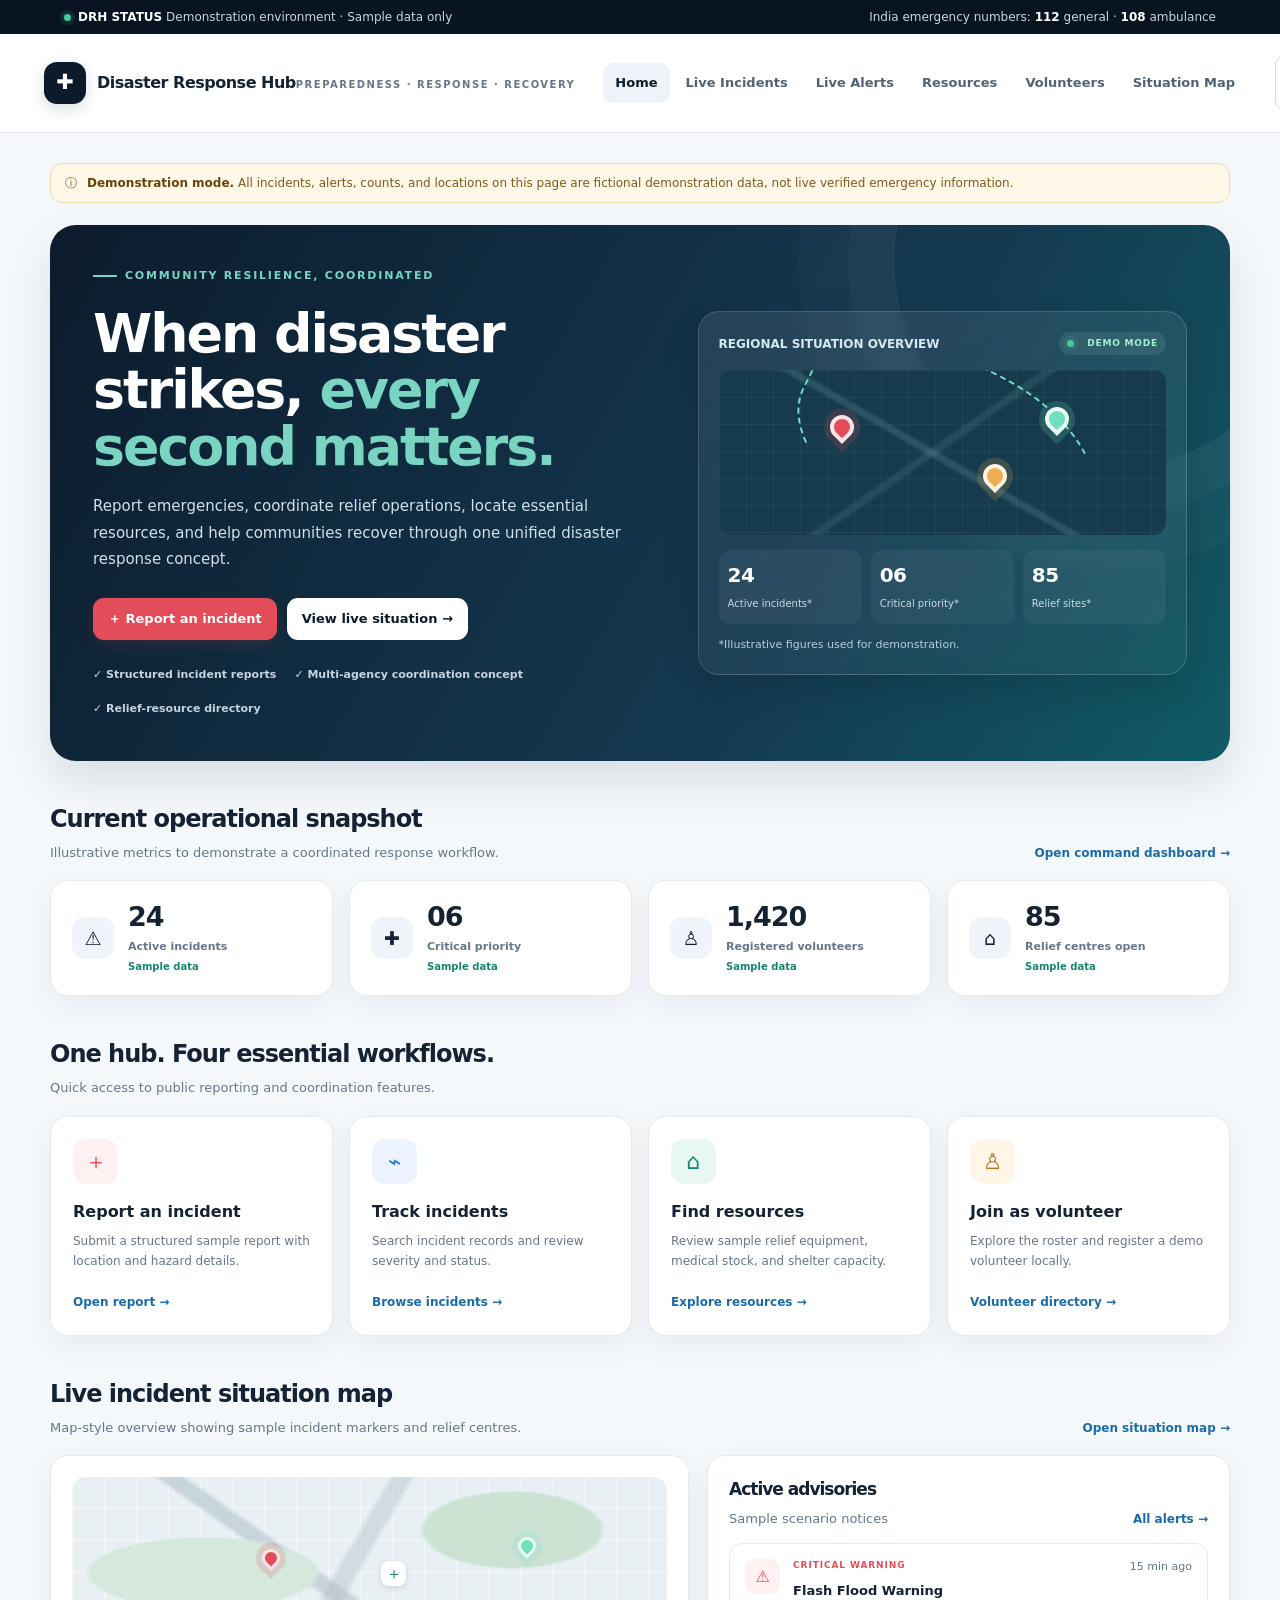
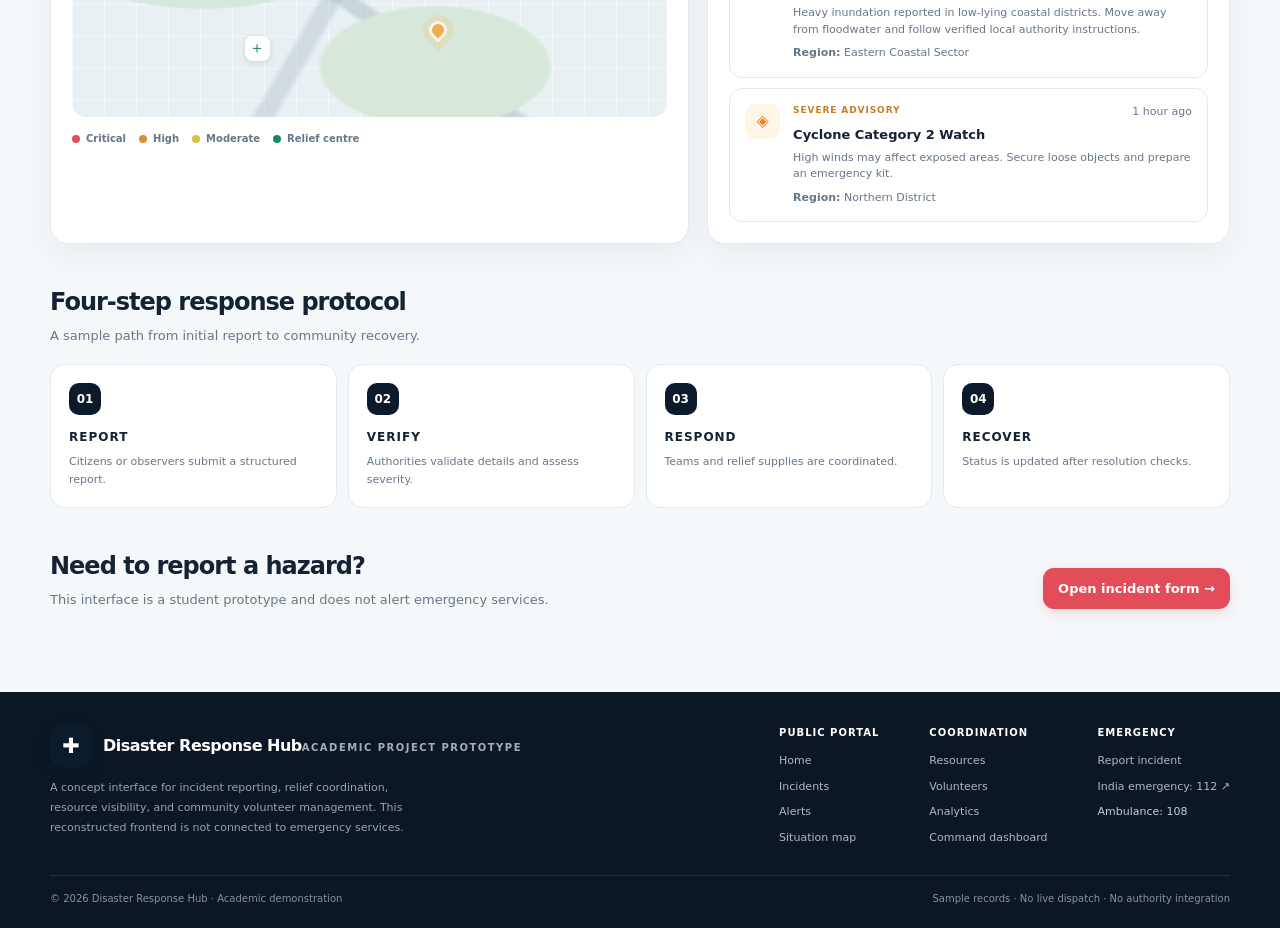
<file: index.html>
<!doctype html>
<html lang="en">
<head>
  <meta charset="utf-8">
  <meta name="viewport" content="width=device-width, initial-scale=1">
  <meta name="theme-color" content="#0c1b2c">
  <meta name="description" content="Disaster Response Hub academic frontend demonstration for incident reporting, alerts, resources, volunteers, and coordination.">
  <title>Disaster Response Hub</title>
  <link rel="stylesheet" href="styles.css">
  <script defer src="app.js"></script>
</head>
<body data-page="index">
  <div id="app"><div style="padding:40px;font-family:system-ui">Loading Disaster Response Hub…</div></div>
</body>
</html>
</file>
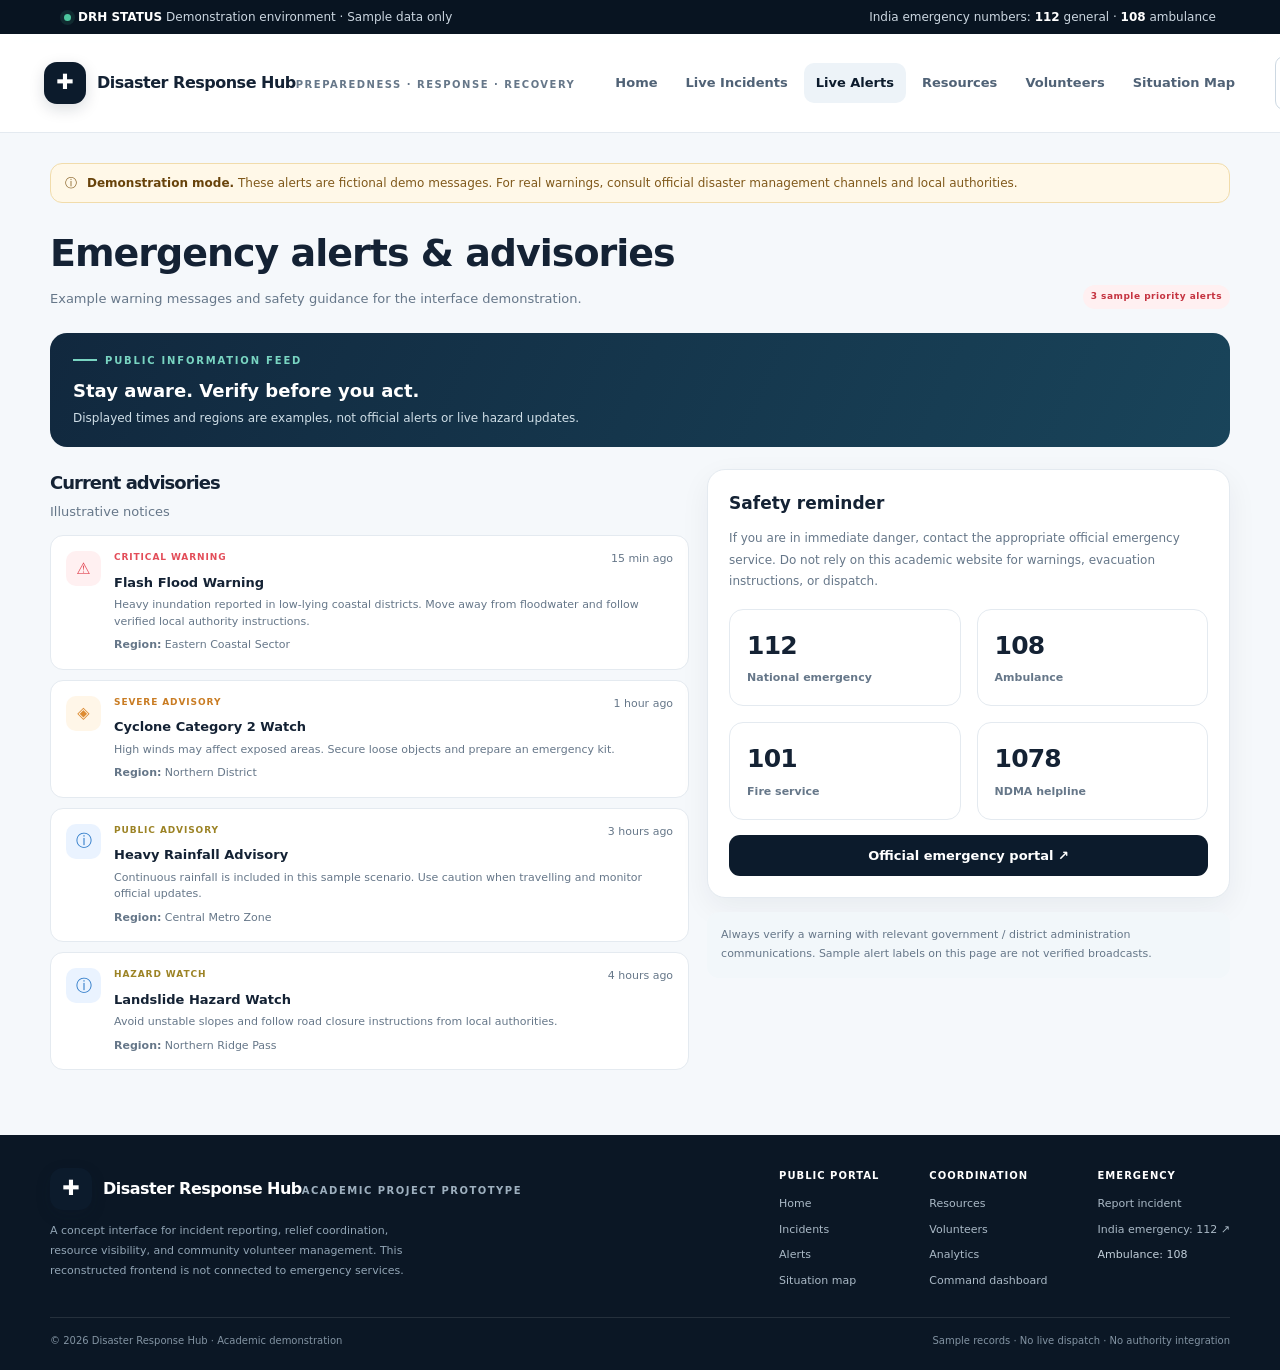
<file: alerts.html>
<!doctype html>
<html lang="en">
<head>
  <meta charset="utf-8">
  <meta name="viewport" content="width=device-width, initial-scale=1">
  <meta name="theme-color" content="#0c1b2c">
  <meta name="description" content="Disaster Response Hub academic frontend demonstration for incident reporting, alerts, resources, volunteers, and coordination.">
  <title>Disaster Response Hub</title>
  <link rel="stylesheet" href="styles.css">
  <script defer src="app.js"></script>
</head>
<body data-page="alerts">
  <div id="app"><div style="padding:40px;font-family:system-ui">Loading Disaster Response Hub…</div></div>
</body>
</html>
</file>
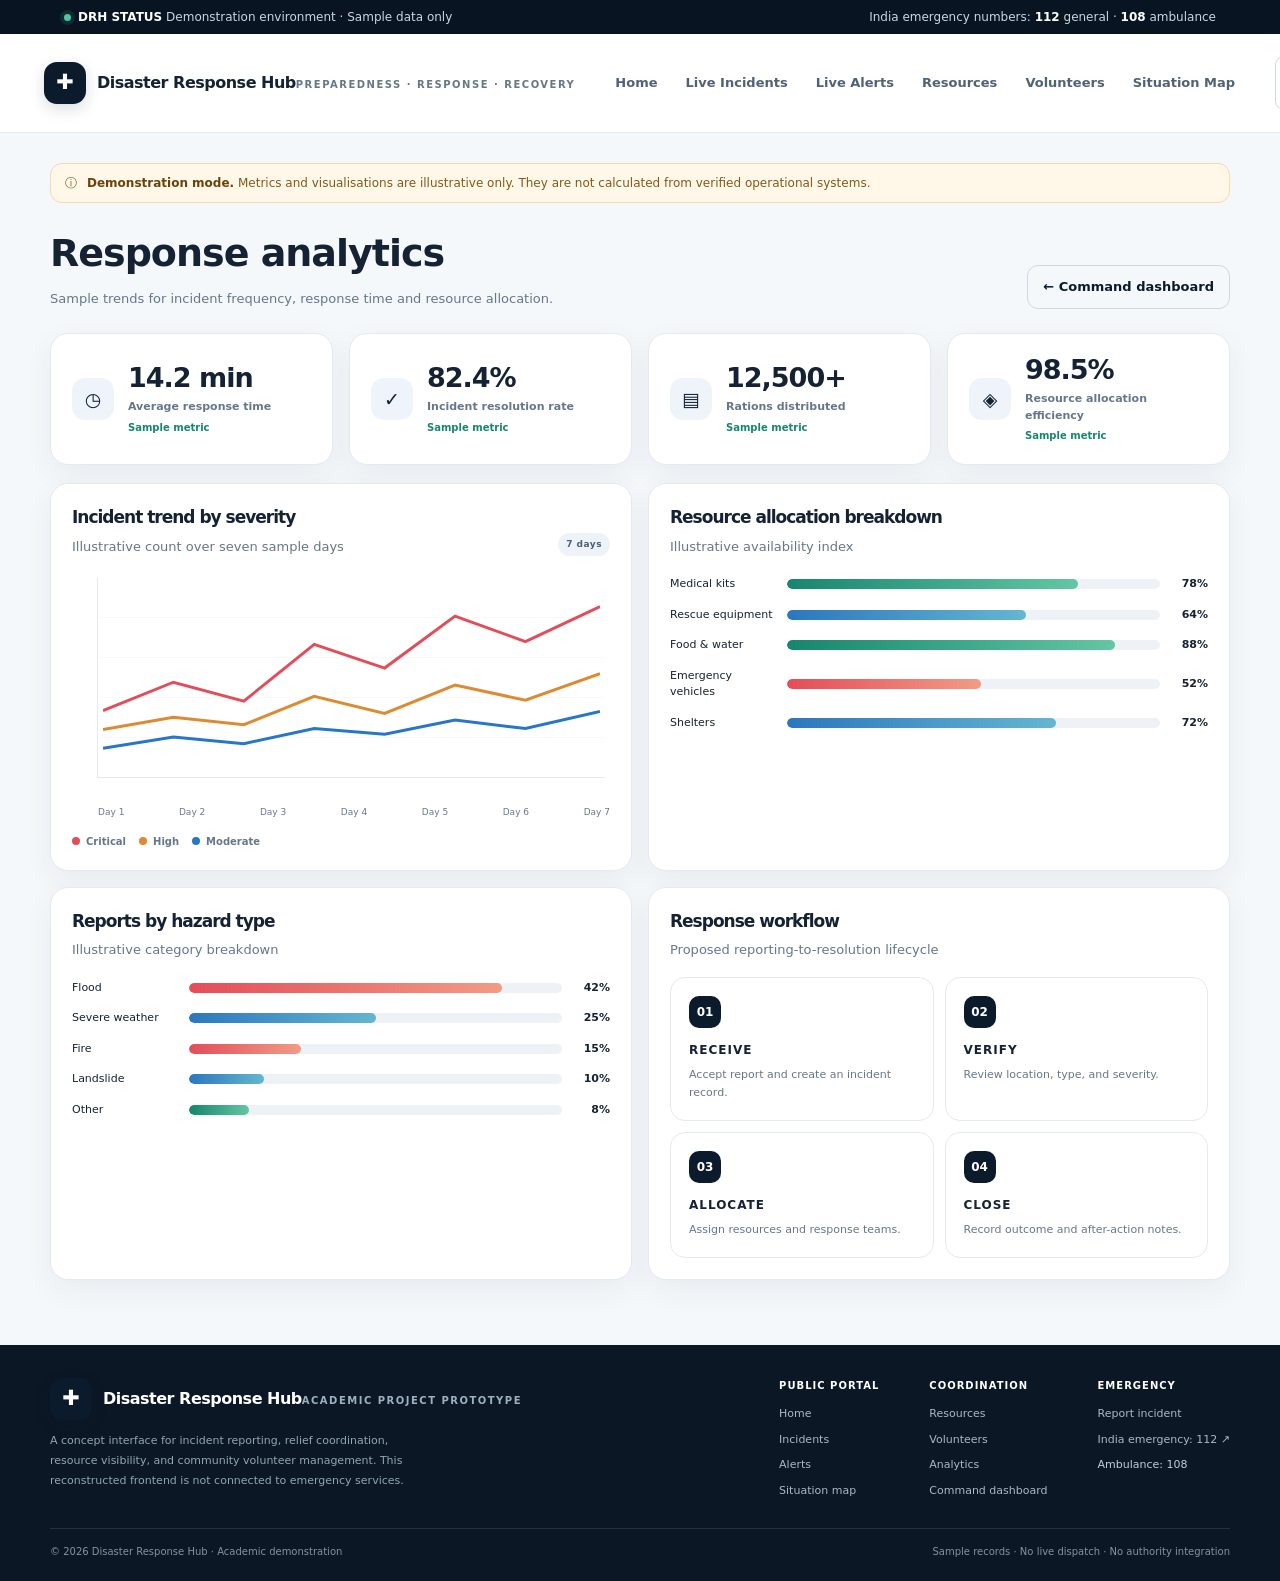
<file: analytics.html>
<!doctype html>
<html lang="en">
<head>
  <meta charset="utf-8">
  <meta name="viewport" content="width=device-width, initial-scale=1">
  <meta name="theme-color" content="#0c1b2c">
  <meta name="description" content="Disaster Response Hub academic frontend demonstration for incident reporting, alerts, resources, volunteers, and coordination.">
  <title>Disaster Response Hub</title>
  <link rel="stylesheet" href="styles.css">
  <script defer src="app.js"></script>
</head>
<body data-page="analytics">
  <div id="app"><div style="padding:40px;font-family:system-ui">Loading Disaster Response Hub…</div></div>
</body>
</html>
</file>
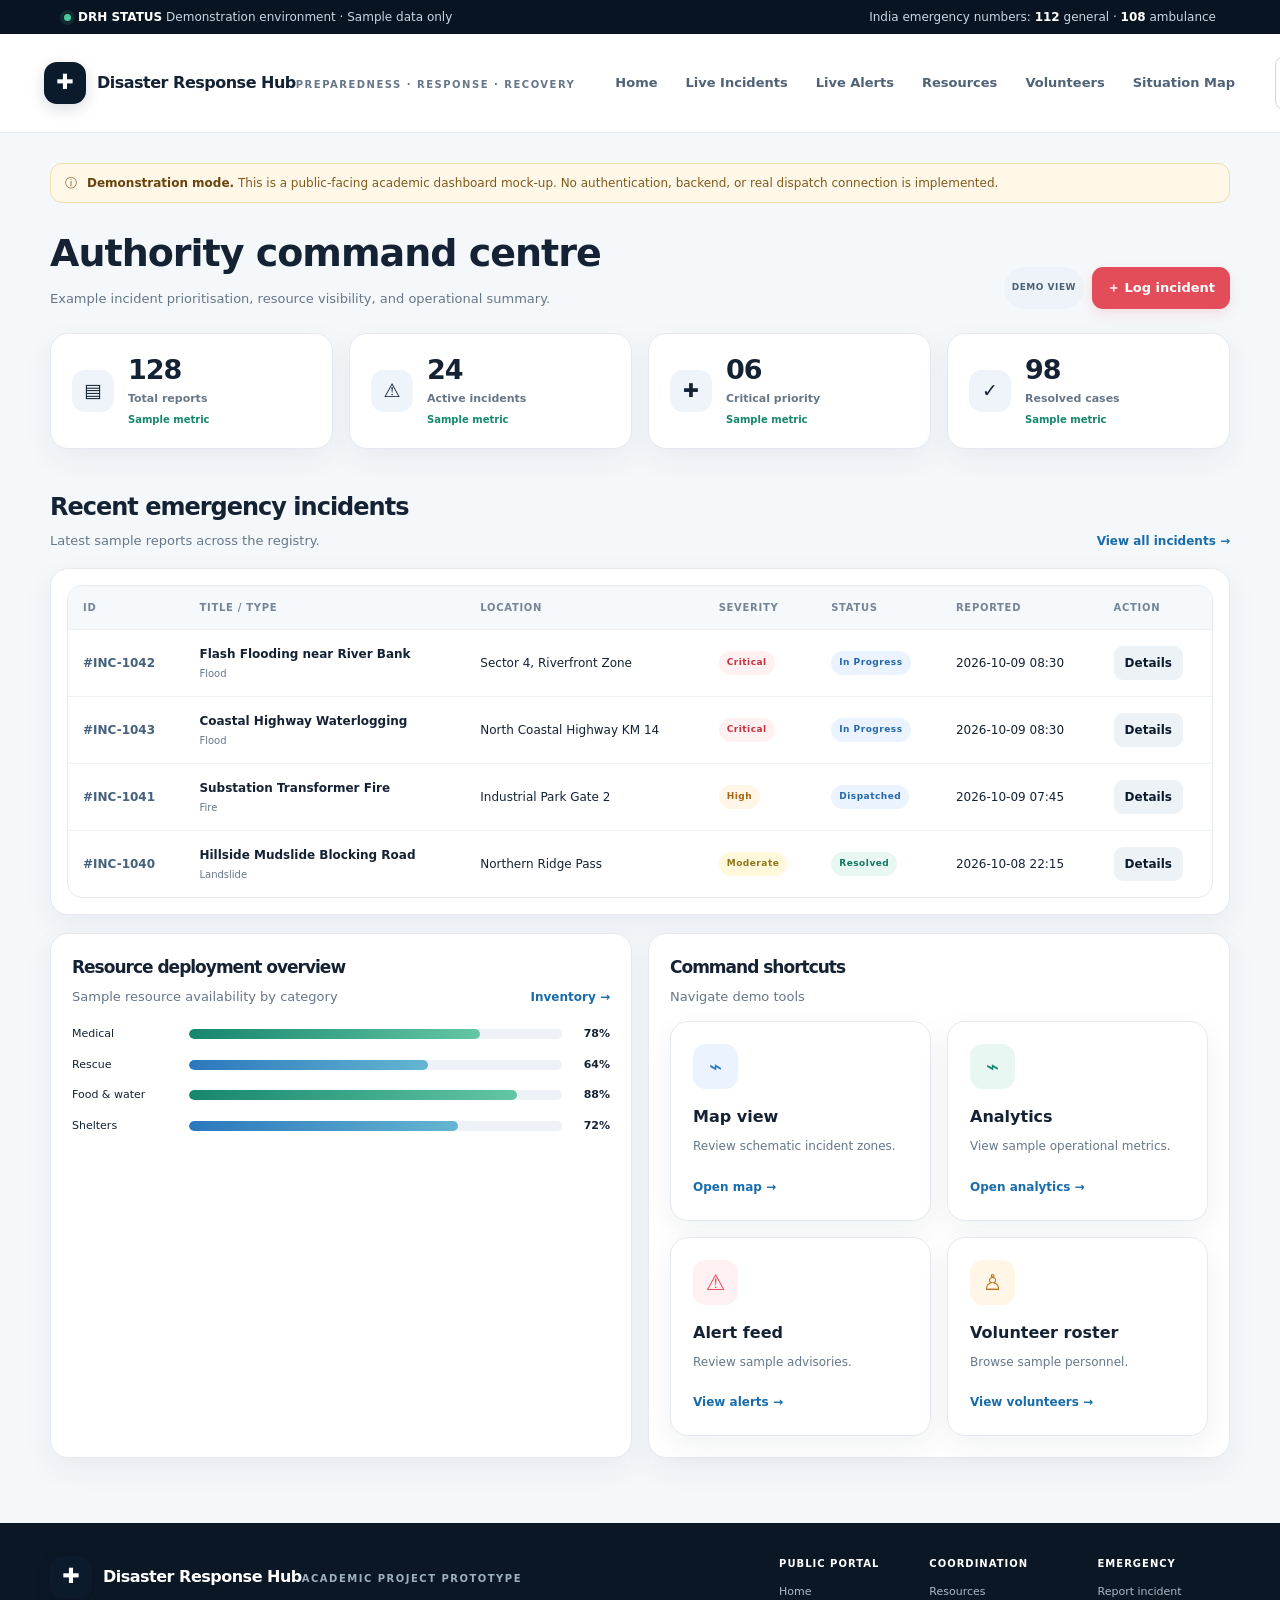
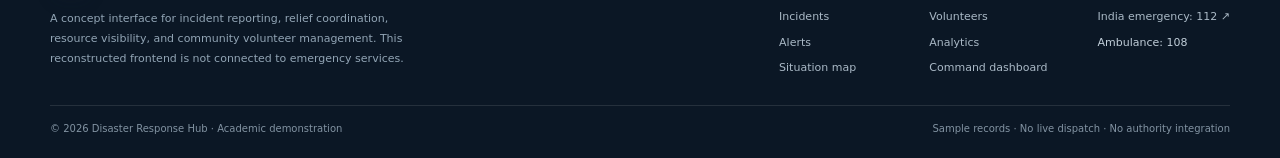
<file: dashboard.html>
<!doctype html>
<html lang="en">
<head>
  <meta charset="utf-8">
  <meta name="viewport" content="width=device-width, initial-scale=1">
  <meta name="theme-color" content="#0c1b2c">
  <meta name="description" content="Disaster Response Hub academic frontend demonstration for incident reporting, alerts, resources, volunteers, and coordination.">
  <title>Disaster Response Hub</title>
  <link rel="stylesheet" href="styles.css">
  <script defer src="app.js"></script>
</head>
<body data-page="dashboard">
  <div id="app"><div style="padding:40px;font-family:system-ui">Loading Disaster Response Hub…</div></div>
</body>
</html>
</file>
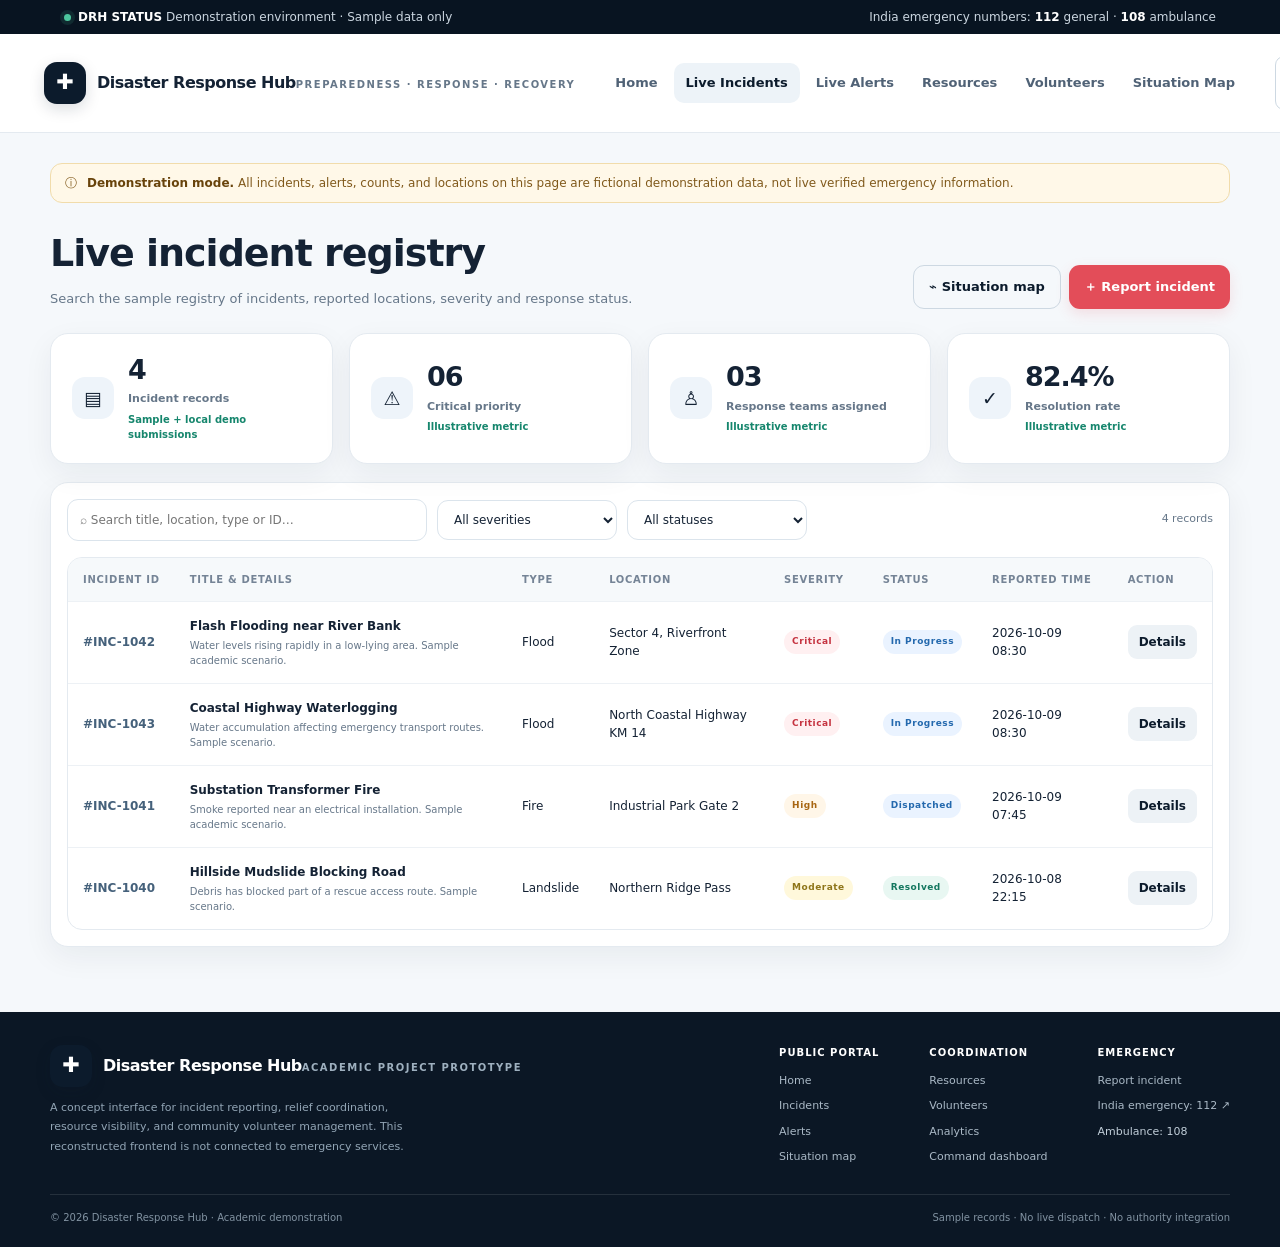
<file: incidents.html>
<!doctype html>
<html lang="en">
<head>
  <meta charset="utf-8">
  <meta name="viewport" content="width=device-width, initial-scale=1">
  <meta name="theme-color" content="#0c1b2c">
  <meta name="description" content="Disaster Response Hub academic frontend demonstration for incident reporting, alerts, resources, volunteers, and coordination.">
  <title>Disaster Response Hub</title>
  <link rel="stylesheet" href="styles.css">
  <script defer src="app.js"></script>
</head>
<body data-page="incidents">
  <div id="app"><div style="padding:40px;font-family:system-ui">Loading Disaster Response Hub…</div></div>
</body>
</html>
</file>
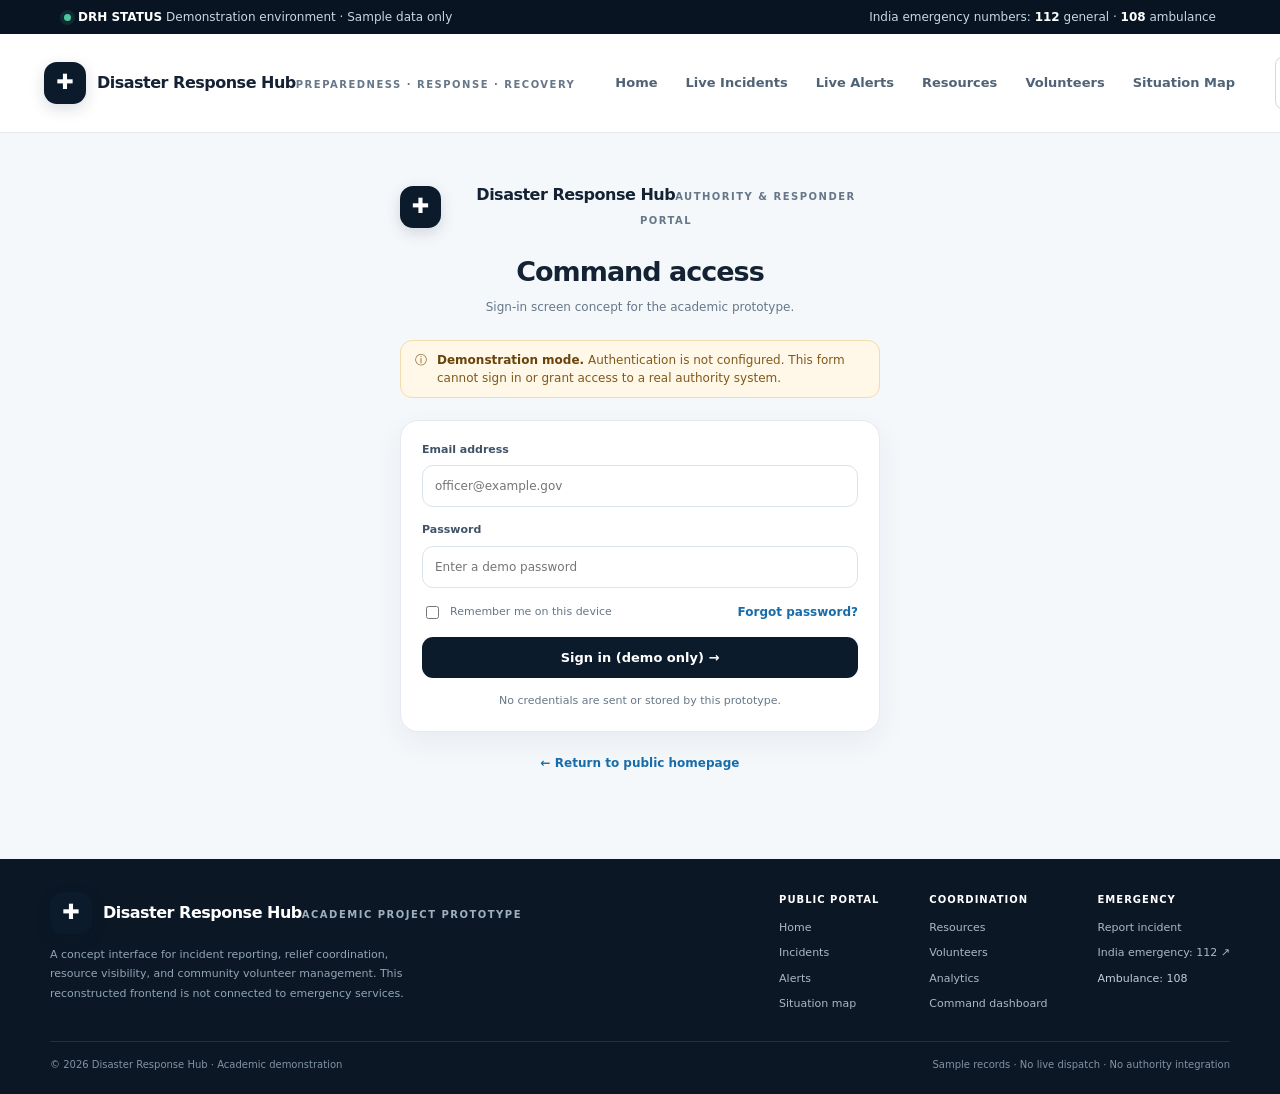
<file: login.html>
<!doctype html>
<html lang="en">
<head>
  <meta charset="utf-8">
  <meta name="viewport" content="width=device-width, initial-scale=1">
  <meta name="theme-color" content="#0c1b2c">
  <meta name="description" content="Disaster Response Hub academic frontend demonstration for incident reporting, alerts, resources, volunteers, and coordination.">
  <title>Disaster Response Hub</title>
  <link rel="stylesheet" href="styles.css">
  <script defer src="app.js"></script>
</head>
<body data-page="login">
  <div id="app"><div style="padding:40px;font-family:system-ui">Loading Disaster Response Hub…</div></div>
</body>
</html>
</file>
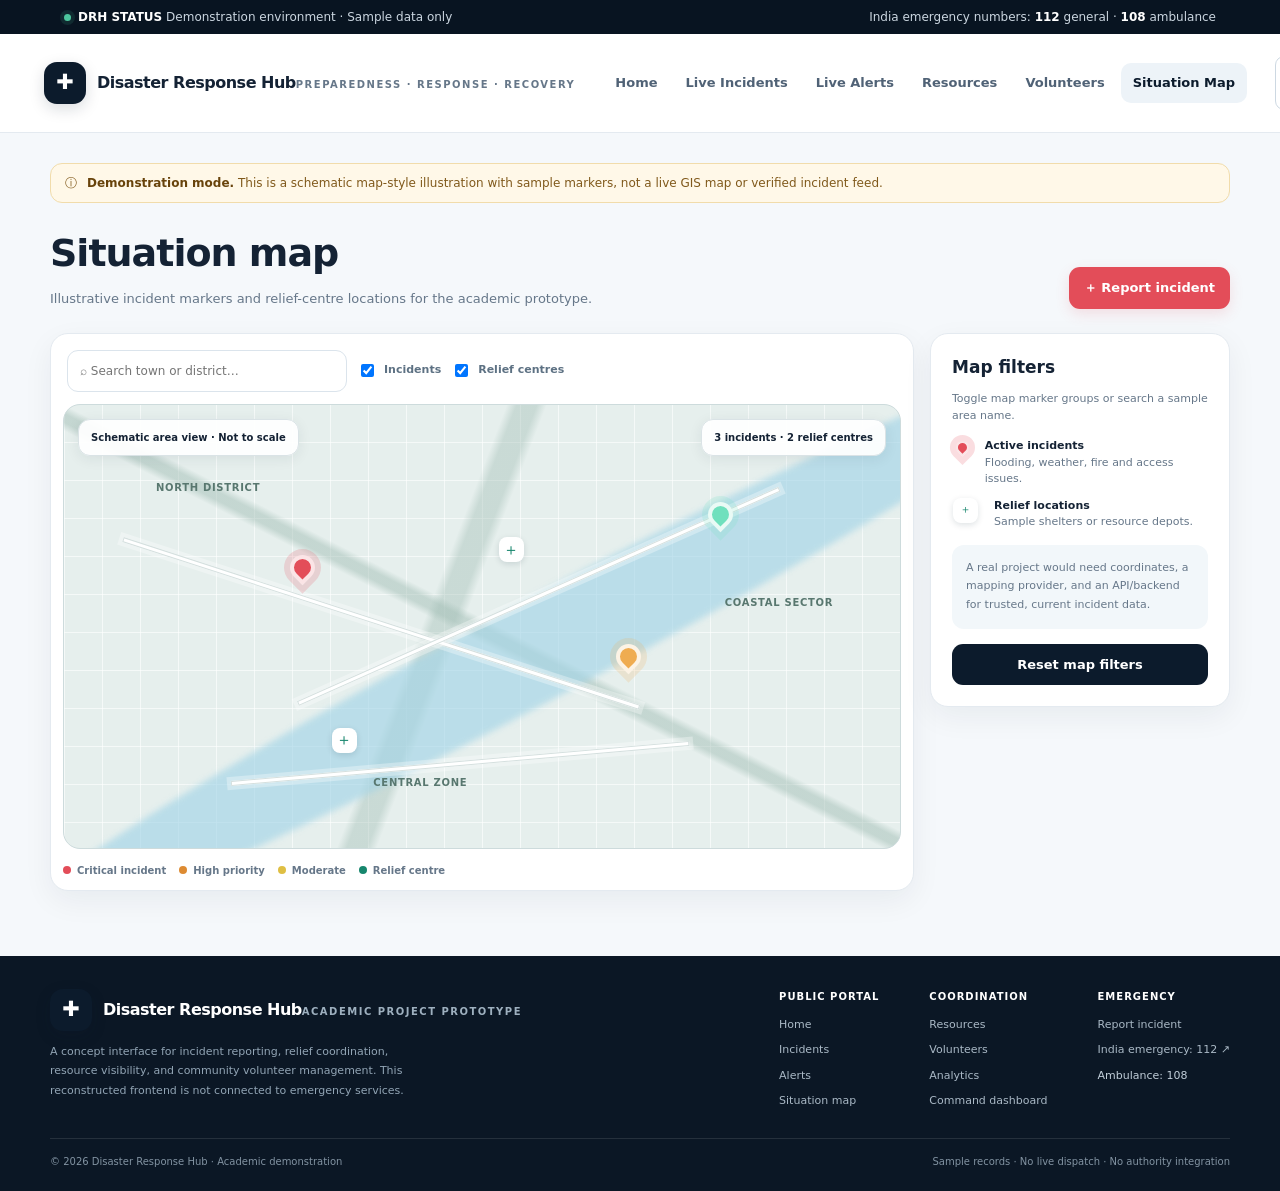
<file: map.html>
<!doctype html>
<html lang="en">
<head>
  <meta charset="utf-8">
  <meta name="viewport" content="width=device-width, initial-scale=1">
  <meta name="theme-color" content="#0c1b2c">
  <meta name="description" content="Disaster Response Hub academic frontend demonstration for incident reporting, alerts, resources, volunteers, and coordination.">
  <title>Disaster Response Hub</title>
  <link rel="stylesheet" href="styles.css">
  <script defer src="app.js"></script>
</head>
<body data-page="map">
  <div id="app"><div style="padding:40px;font-family:system-ui">Loading Disaster Response Hub…</div></div>
</body>
</html>
</file>
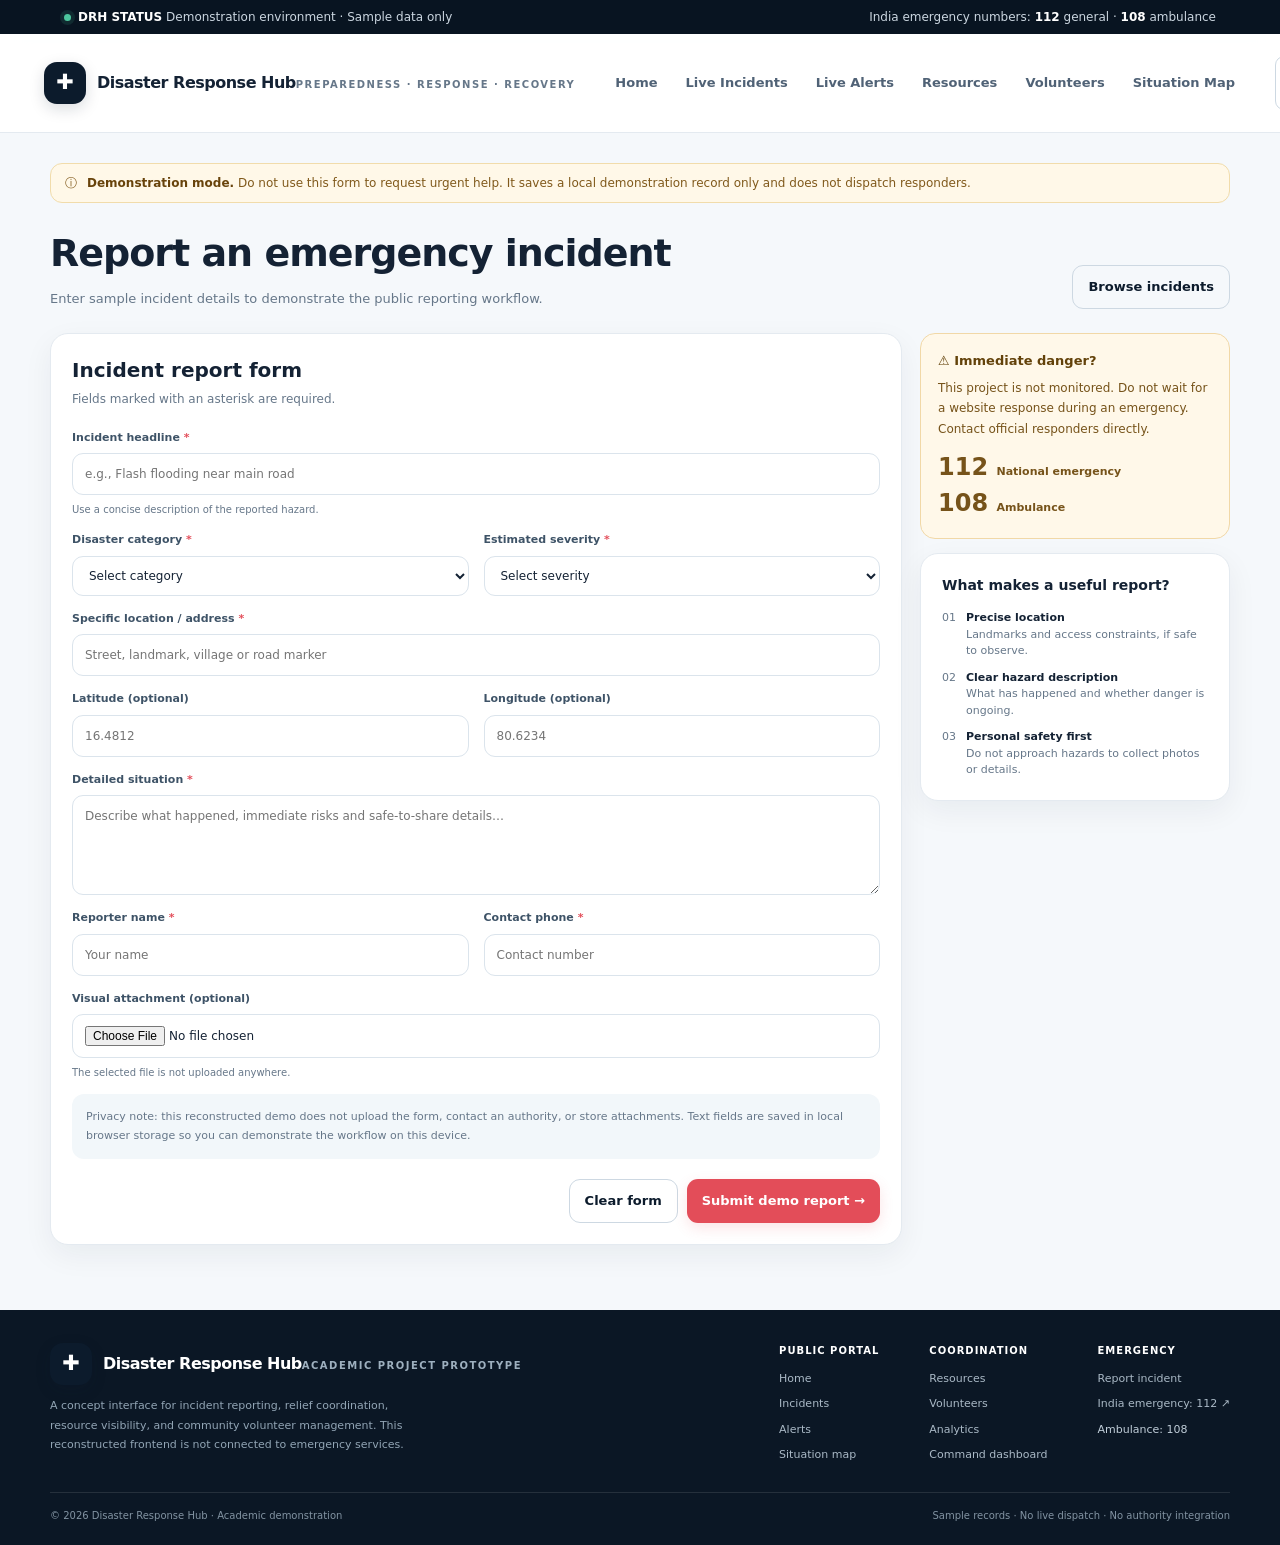
<file: report-incident.html>
<!doctype html>
<html lang="en">
<head>
  <meta charset="utf-8">
  <meta name="viewport" content="width=device-width, initial-scale=1">
  <meta name="theme-color" content="#0c1b2c">
  <meta name="description" content="Disaster Response Hub academic frontend demonstration for incident reporting, alerts, resources, volunteers, and coordination.">
  <title>Disaster Response Hub</title>
  <link rel="stylesheet" href="styles.css">
  <script defer src="app.js"></script>
</head>
<body data-page="report-incident">
  <div id="app"><div style="padding:40px;font-family:system-ui">Loading Disaster Response Hub…</div></div>
</body>
</html>
</file>
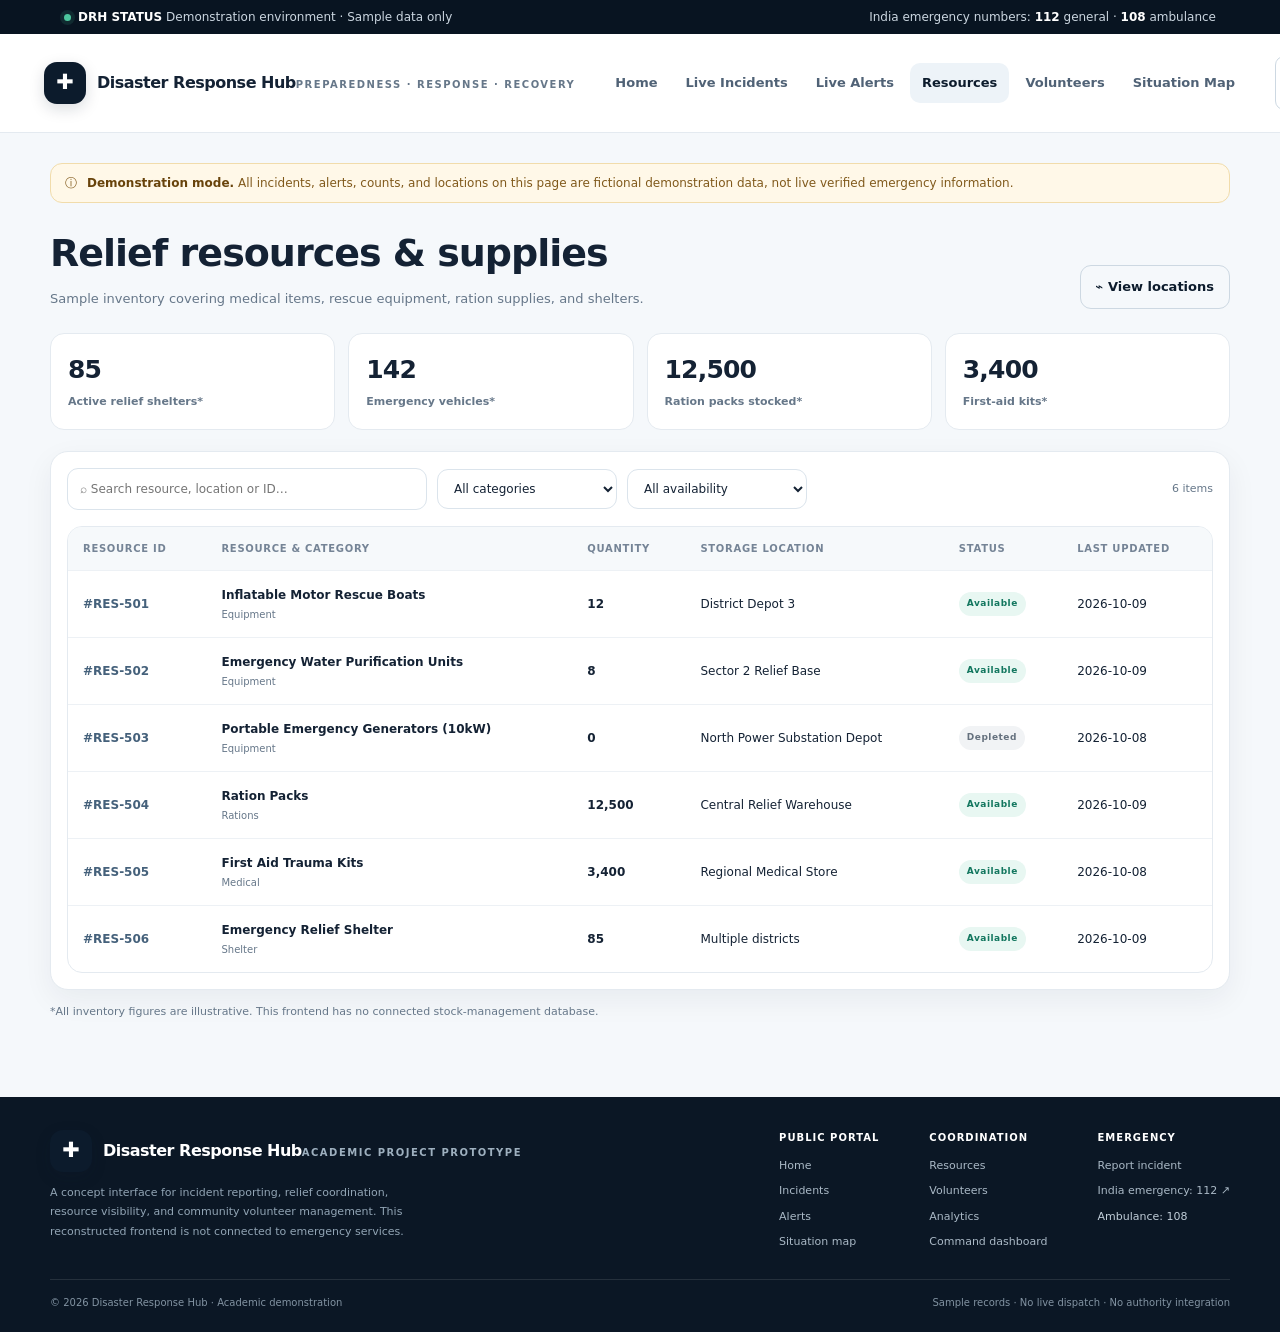
<file: resources.html>
<!doctype html>
<html lang="en">
<head>
  <meta charset="utf-8">
  <meta name="viewport" content="width=device-width, initial-scale=1">
  <meta name="theme-color" content="#0c1b2c">
  <meta name="description" content="Disaster Response Hub academic frontend demonstration for incident reporting, alerts, resources, volunteers, and coordination.">
  <title>Disaster Response Hub</title>
  <link rel="stylesheet" href="styles.css">
  <script defer src="app.js"></script>
</head>
<body data-page="resources">
  <div id="app"><div style="padding:40px;font-family:system-ui">Loading Disaster Response Hub…</div></div>
</body>
</html>
</file>
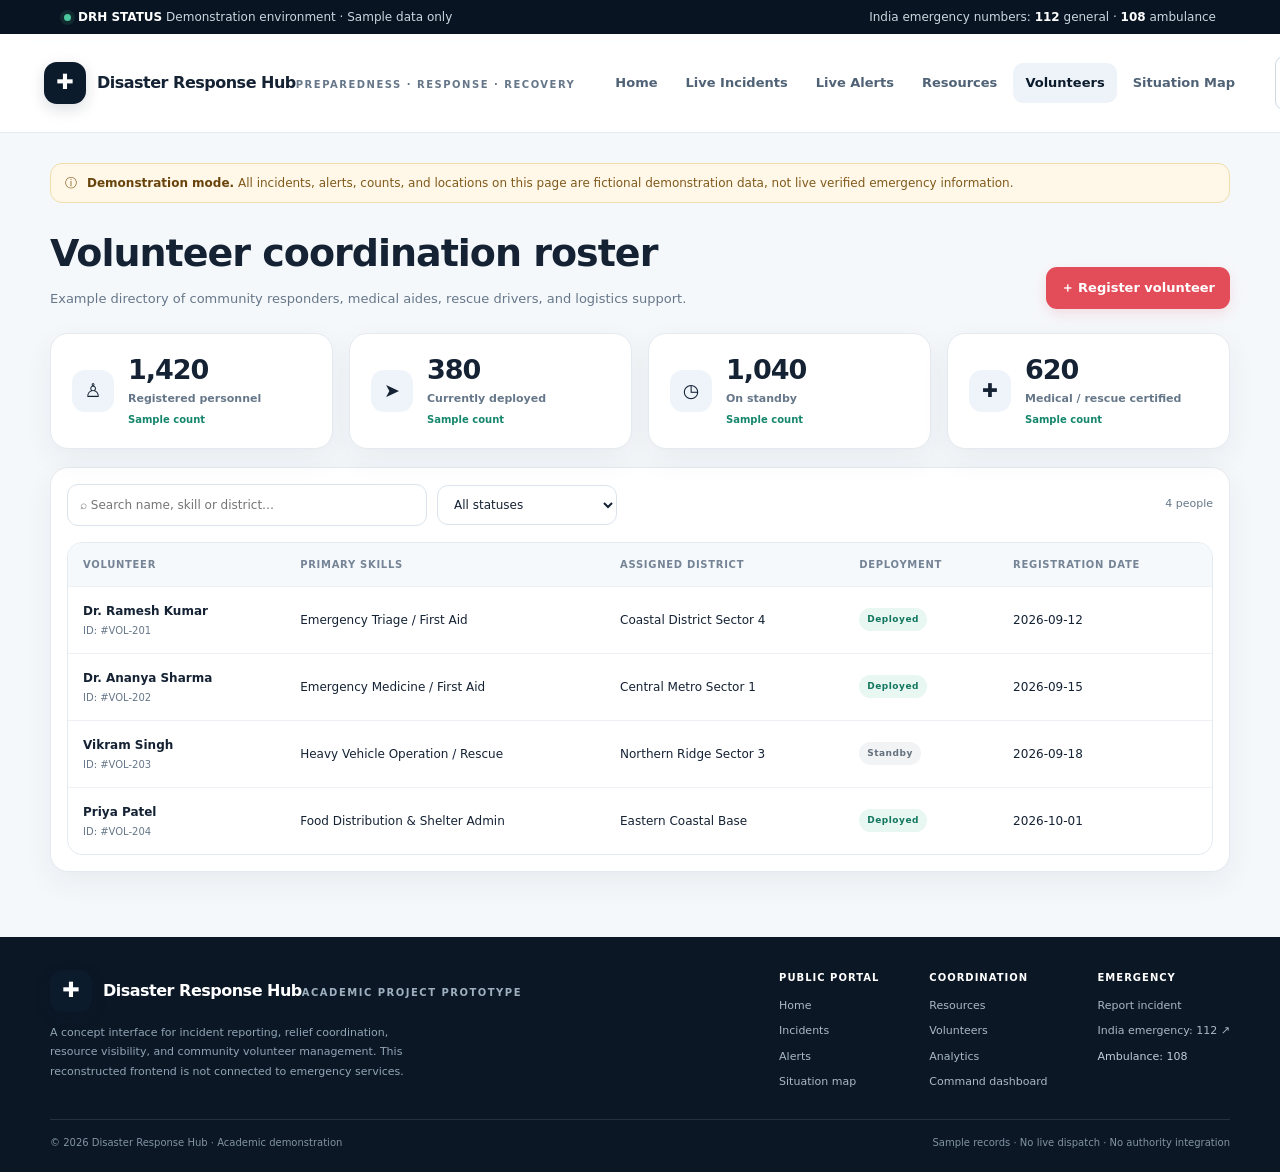
<file: volunteers.html>
<!doctype html>
<html lang="en">
<head>
  <meta charset="utf-8">
  <meta name="viewport" content="width=device-width, initial-scale=1">
  <meta name="theme-color" content="#0c1b2c">
  <meta name="description" content="Disaster Response Hub academic frontend demonstration for incident reporting, alerts, resources, volunteers, and coordination.">
  <title>Disaster Response Hub</title>
  <link rel="stylesheet" href="styles.css">
  <script defer src="app.js"></script>
</head>
<body data-page="volunteers">
  <div id="app"><div style="padding:40px;font-family:system-ui">Loading Disaster Response Hub…</div></div>
</body>
</html>
</file>
<file: styles.css>
:root{--navy:#0c1b2c;--navy2:#142c43;--ink:#142234;--muted:#667789;--line:#e4eaf0;--paper:#f5f8fb;--white:#fff;--red:#e34d59;--red-soft:#fff0f1;--orange:#dd8b32;--orange-soft:#fff6e8;--green:#16866d;--green-soft:#e8f7f2;--blue:#2877c7;--blue-soft:#eaf3ff;--shadow:0 10px 30px rgba(18,37,57,.06);--radius:18px}*{box-sizing:border-box}html{scroll-behavior:smooth}body{margin:0;font-family:Inter,ui-sans-serif,system-ui,-apple-system,BlinkMacSystemFont,"Segoe UI",sans-serif;background:var(--paper);color:var(--ink);line-height:1.5}a{color:inherit;text-decoration:none}button,input,select,textarea{font:inherit}button,.btn{cursor:pointer}.shell{min-height:100vh;display:flex;flex-direction:column}.topline{background:#081421;color:#cbd6e0;font-size:12px;padding:8px 5vw;display:flex;justify-content:space-between;gap:14px;flex-wrap:wrap}.topline strong{color:#fff}.status-dot{display:inline-block;width:7px;height:7px;border-radius:50%;background:#4cc79e;margin-right:7px;box-shadow:0 0 0 4px rgba(76,199,158,.12)}.site-header{position:sticky;top:0;z-index:20;background:rgba(255,255,255,.94);backdrop-filter:blur(14px);border-bottom:1px solid var(--line)}.nav-wrap{max-width:1240px;margin:auto;padding:14px 24px;display:flex;align-items:center;gap:28px}.brand{display:flex;align-items:center;gap:11px;flex-shrink:0}.brand-mark{width:42px;height:42px;background:var(--navy);border-radius:13px;display:grid;place-items:center;color:white;font-size:21px;box-shadow:0 5px 15px #0c1b2c26}.brand-name{font-weight:850;letter-spacing:-.5px;line-height:1.1}.brand-sub{font-size:10px;color:var(--muted);font-weight:750;text-transform:uppercase;letter-spacing:1.5px;margin-top:4px}.nav-links{display:flex;align-items:center;gap:4px;margin-left:auto}.nav-links a{padding:10px 12px;border-radius:10px;font-size:13px;font-weight:700;color:#506276;white-space:nowrap}.nav-links a:hover,.nav-links a.active{background:#edf3f8;color:var(--navy)}.nav-actions{display:flex;align-items:center;gap:9px}.btn{border:0;border-radius:11px;padding:11px 15px;display:inline-flex;align-items:center;justify-content:center;gap:8px;font-size:13px;font-weight:800;transition:transform .15s,box-shadow .15s,background .15s}.btn:hover{transform:translateY(-1px)}.btn-primary{background:var(--red);color:white;box-shadow:0 5px 14px #e34d5926}.btn-primary:hover{background:#cd3d49}.btn-dark{background:var(--navy);color:white}.btn-light{background:#edf2f6;color:var(--navy)}.btn-outline{background:transparent;border:1px solid #cdd8e2;color:var(--navy)}.btn-sm{padding:8px 11px;font-size:12px;border-radius:9px}.menu-button{display:none;background:none;border:0;font-size:23px}.container{width:min(1180px,calc(100% - 40px));margin:0 auto}.main{flex:1;padding:30px 0 65px}.demo-strip{padding:10px 14px;border:1px solid #f1dcab;border-radius:12px;background:#fff8e8;color:#80591b;display:flex;gap:10px;align-items:flex-start;font-size:12px;margin-bottom:22px}.demo-strip strong{color:#68430b}.hero{background:linear-gradient(120deg,#0c1b2c 0%,#143a52 65%,#105b65 100%);color:white;border-radius:26px;padding:43px;position:relative;overflow:hidden;display:grid;grid-template-columns:1.08fr .92fr;gap:30px;min-height:380px;box-shadow:0 20px 45px #0b23351e}.hero:after{content:"";position:absolute;width:420px;height:420px;border:1px solid #ffffff17;border-radius:50%;right:-85px;top:-175px;box-shadow:0 0 0 45px #ffffff07,0 0 0 95px #ffffff05;pointer-events:none}.eyebrow{font-size:11px;letter-spacing:1.8px;text-transform:uppercase;color:#79d5c2;font-weight:850;display:flex;align-items:center;gap:8px}.eyebrow .line{width:24px;height:2px;background:#79d5c2}.hero h1{font-size:clamp(34px,4.2vw,54px);line-height:1.06;letter-spacing:-2px;max-width:610px;margin:20px 0 18px}.hero h1 span{color:#79d5c2}.hero-copy{font-size:15px;line-height:1.75;color:#d1e0e9;max-width:540px}.hero-actions{display:flex;gap:10px;flex-wrap:wrap;margin-top:26px}.hero .btn-light{background:#ffffff;color:var(--navy)}.hero-notes{display:flex;gap:18px;flex-wrap:wrap;margin-top:27px;color:#c5d4df;font-size:11px;font-weight:700}.hero-notes span{display:flex;align-items:center;gap:7px}.hero-panel{align-self:center;z-index:1;border:1px solid #ffffff2b;background:linear-gradient(160deg,#ffffff16,#ffffff08);border-radius:21px;padding:20px;box-shadow:0 15px 35px #00132026;backdrop-filter:blur(4px)}.panel-heading{display:flex;justify-content:space-between;align-items:center;gap:15px;font-size:12px;color:#d8e8ef;font-weight:750}.live-chip{display:inline-flex;align-items:center;gap:6px;padding:5px 8px;border-radius:20px;background:#b5f4d91a;color:#a0f1d0;font-size:9px;text-transform:uppercase;letter-spacing:.8px}.hero-map{height:165px;border-radius:13px;margin:15px 0;position:relative;overflow:hidden;background-color:#153b4c;background-image:linear-gradient(30deg,transparent 47%,#86b4ba33 48%,#86b4ba33 49%,transparent 50%),linear-gradient(145deg,transparent 47%,#86b4ba25 48%,#86b4ba25 49%,transparent 50%),linear-gradient(90deg,#ffffff0c 1px,transparent 1px),linear-gradient(#ffffff0c 1px,transparent 1px);background-size:100% 100%,100% 100%,27px 27px,27px 27px}.map-route{position:absolute;width:70%;height:110%;top:-7%;left:16%;border:2px dashed #74ddc1;border-color:#74ddc1 transparent transparent #74ddc1;border-radius:45%;transform:rotate(27deg)}.pin{position:absolute;width:24px;height:24px;border:4px solid #ffffffd9;background:var(--red);border-radius:50% 50% 50% 0;transform:rotate(-45deg);box-shadow:0 0 0 6px #e34d5930}.pin.p1{top:27%;left:25%}.pin.p2{top:57%;left:59%;background:#efac51;box-shadow:0 0 0 6px #efac5130}.pin.p3{top:22%;left:73%;background:#6fe0bd;box-shadow:0 0 0 6px #6fe0bd30}.hero-panel-foot{display:grid;grid-template-columns:repeat(3,1fr);gap:9px}.mini-stat{padding:10px 9px;background:#ffffff0c;border-radius:11px}.mini-stat strong{display:block;font-size:20px;letter-spacing:-.5px}.mini-stat span{font-size:10px;color:#c9dce4}.section-head{display:flex;align-items:flex-end;justify-content:space-between;gap:20px;margin:40px 0 18px}.section-head h2,.page-heading h1{margin:0;letter-spacing:-1px}.section-head h2{font-size:24px}.section-head p{margin:6px 0 0;color:var(--muted);font-size:13px}.muted{color:var(--muted)}.tiny{font-size:11px}.grid{display:grid;gap:16px}.grid-4{grid-template-columns:repeat(4,minmax(0,1fr))}.grid-3{grid-template-columns:repeat(3,minmax(0,1fr))}.grid-2{grid-template-columns:repeat(2,minmax(0,1fr))}.card{background:var(--white);border:1px solid var(--line);border-radius:var(--radius);padding:21px;box-shadow:var(--shadow)}.feature-card{padding:22px;transition:transform .18s,box-shadow .18s}.feature-card:hover{transform:translateY(-3px);box-shadow:0 16px 35px #0b233512}.icon-box{width:45px;height:45px;border-radius:13px;display:grid;place-items:center;background:#eaf3ff;color:#2b76bd;font-size:22px;margin-bottom:16px}.icon-box.red{background:var(--red-soft);color:var(--red)}.icon-box.green{background:var(--green-soft);color:var(--green)}.icon-box.orange{background:var(--orange-soft);color:#b97721}.feature-card h3{font-size:16px;margin:0 0 7px}.feature-card p{font-size:12px;color:var(--muted);margin:0 0 17px;line-height:1.7}.text-link{color:#196caa;font-weight:800;font-size:12px;display:inline-flex;align-items:center;gap:7px}.stats-card{display:flex;gap:14px;align-items:center;min-height:105px}.stat-icon{width:42px;height:42px;flex-shrink:0;display:grid;place-items:center;border-radius:13px;background:#eef4fa;font-size:19px}.stat-value{font-size:27px;line-height:1.1;font-weight:850;letter-spacing:-1px}.stat-label{font-size:11px;color:var(--muted);font-weight:700;margin-top:7px}.stat-change{font-size:10px;color:var(--green);font-weight:800;margin-top:4px}.split{display:grid;grid-template-columns:1.1fr .9fr;gap:18px}.map-preview{background:#e9f0f4;border-radius:14px;min-height:240px;position:relative;overflow:hidden;background-image:linear-gradient(35deg,transparent 45%,#aabcc788 46%,#aabcc788 48%,transparent 49%),linear-gradient(120deg,transparent 43%,#aabcc766 44%,#aabcc766 46%,transparent 47%),linear-gradient(0deg,#fff8 1px,transparent 1px),linear-gradient(90deg,#fff8 1px,transparent 1px);background-size:100% 100%,100% 100%,32px 32px,32px 32px}.map-preview:after{content:"";position:absolute;inset:0;background:radial-gradient(ellipse at 22% 40%,#d4e8dd 0 17%,transparent 18%),radial-gradient(ellipse at 74% 22%,#cce3d4 0 14%,transparent 15%),radial-gradient(ellipse at 61% 79%,#d7e8db 0 22%,transparent 23%)}.map-preview .pin{z-index:1;width:18px;height:18px;border-width:3px}.map-preview .pin.p1{top:30%;left:32%}.map-preview .pin.p2{top:60%;left:60%}.map-preview .pin.p3{top:25%;left:75%}.shelter{position:absolute;z-index:1;width:25px;height:25px;display:grid;place-items:center;background:#fff;border-radius:8px;color:var(--green);box-shadow:0 2px 6px #0b233522}.shelter.s1{top:66%;left:29%}.shelter.s2{top:35%;left:52%}.legend{display:flex;flex-wrap:wrap;gap:13px;font-size:10px;color:var(--muted);font-weight:700;margin-top:14px}.legend span{display:flex;align-items:center;gap:6px}.legend i{height:8px;width:8px;border-radius:50%;display:inline-block;background:var(--red)}.legend .high{background:var(--orange)}.legend .moderate{background:#dfbf43}.legend .relief{background:var(--green)}.protocol{display:grid;grid-template-columns:repeat(4,1fr);gap:11px}.protocol-item{background:white;border:1px solid var(--line);border-radius:15px;padding:18px}.protocol-num{display:grid;place-items:center;width:32px;height:32px;border-radius:10px;background:var(--navy);color:white;font-size:12px;font-weight:850;margin-bottom:13px}.protocol-item h3{font-size:12px;letter-spacing:1px;margin:0 0 7px}.protocol-item p{font-size:11px;color:var(--muted);margin:0;line-height:1.65}.alerts-list{display:grid;gap:10px}.alert-item{padding:15px;border:1px solid var(--line);border-radius:13px;display:flex;gap:13px;background:#fff}.alert-symbol{width:35px;height:35px;display:grid;place-items:center;flex-shrink:0;border-radius:10px;background:var(--red-soft);color:var(--red);font-size:16px}.alert-symbol.orange{background:var(--orange-soft);color:var(--orange)}.alert-symbol.blue{background:var(--blue-soft);color:var(--blue)}.alert-item h3{margin:5px 0 5px;font-size:13px}.alert-item p{font-size:11px;color:var(--muted);margin:0}.severity{font-size:9px;text-transform:uppercase;font-weight:900;letter-spacing:.9px}.severity.critical{color:var(--red)}.severity.high{color:#c97c23}.severity.moderate{color:#9c8325}.severity.low{color:var(--green)}.page-heading{display:flex;align-items:flex-end;justify-content:space-between;gap:18px;margin:8px 0 24px}.page-heading h1{font-size:clamp(27px,3vw,38px)}.page-heading p{margin:7px 0 0;color:var(--muted);font-size:13px}.heading-actions{display:flex;gap:8px;flex-wrap:wrap}.toolbar{display:flex;gap:10px;align-items:center;flex-wrap:wrap;margin-bottom:16px}.field,.select-field,.textarea{border:1px solid #dbe4ec;background:#fff;color:var(--ink);border-radius:11px;padding:11px 12px;outline:none;width:100%;font-size:12px}.field:focus,.select-field:focus,.textarea:focus{border-color:#77a9ce;box-shadow:0 0 0 3px #2877c71a}.toolbar .field{max-width:360px}.toolbar .select-field{max-width:180px}.table-wrap{overflow-x:auto;border:1px solid var(--line);border-radius:15px;background:white}.data-table{border-collapse:collapse;width:100%;min-width:800px;font-size:12px}.data-table th{background:#f6f9fb;text-align:left;color:#758496;font-size:10px;text-transform:uppercase;letter-spacing:.7px;padding:14px 15px;white-space:nowrap}.data-table td{padding:15px;border-top:1px solid #edf1f5;vertical-align:middle}.data-table tr:hover td{background:#fbfdff}.id-cell{font-weight:850;color:#45617b;white-space:nowrap}.cell-title{font-weight:800;display:block}.cell-sub{font-size:10px;color:var(--muted);display:block;margin-top:3px}.pill{display:inline-flex;align-items:center;white-space:nowrap;border-radius:50px;padding:5px 8px;font-size:9px;font-weight:900;letter-spacing:.5px;background:#edf3f8;color:#496174}.pill.critical{background:var(--red-soft);color:#c53340}.pill.high{background:var(--orange-soft);color:#a86613}.pill.moderate{background:#fff8db;color:#8e7519}.pill.resolved,.pill.available,.pill.deployed{background:var(--green-soft);color:#13775f}.pill.in-progress,.pill.dispatched{background:var(--blue-soft);color:#2469ae}.pill.depleted,.pill.standby{background:#f1f3f5;color:#65717e}.page-intro{border-radius:17px;padding:20px 23px;background:linear-gradient(115deg,#11283e,#19445a);color:white;margin-bottom:22px}.page-intro .eyebrow{font-size:10px}.page-intro h2{font-size:18px;margin:9px 0 5px}.page-intro p{font-size:12px;color:#cfdee7;margin:0}.resource-counts{display:grid;grid-template-columns:repeat(4,1fr);gap:13px;margin:16px 0 21px}.resource-count{padding:17px;background:#fff;border:1px solid var(--line);border-radius:14px}.resource-count strong{display:block;font-size:25px;letter-spacing:-.8px}.resource-count span{font-size:11px;color:var(--muted);font-weight:700}.form-layout{display:grid;grid-template-columns:1fr 310px;gap:18px;align-items:start}.form-card h2{margin:0;font-size:20px}.form-card .intro{font-size:12px;color:var(--muted);margin:5px 0 22px}.form-grid{display:grid;grid-template-columns:1fr 1fr;gap:15px}.form-group{display:grid;gap:7px}.form-group.full{grid-column:1/-1}.form-group label{font-weight:800;font-size:11px;color:#3e5367}.req{color:var(--red)}.help{font-size:10px;color:var(--muted)}.textarea{resize:vertical;min-height:100px}.form-actions{display:flex;justify-content:flex-end;gap:9px;margin-top:20px}.notice-card{border:1px solid #f1d8a7;background:#fff8e9;padding:17px;border-radius:15px;color:#76531a;font-size:12px}.notice-card h3{font-size:13px;margin:0 0 8px;color:#63420a}.notice-card p{margin:0;line-height:1.7}.side-list{display:grid;gap:10px;margin-top:14px}.side-list div{display:flex;align-items:flex-start;gap:10px;font-size:11px;color:var(--muted)}.side-list strong{color:var(--ink);display:block;font-size:11px}.field-hint{padding:14px;background:#f2f7fa;border-radius:12px;font-size:11px;color:var(--muted);line-height:1.7;margin-top:14px}.big-map{height:445px;position:relative;overflow:hidden;border-radius:17px;border:1px solid #cddbdc;background-color:#e6efed;background-image:linear-gradient(27deg,transparent 48%,#9ebbb277 49%,#9ebbb277 50%,transparent 51%),linear-gradient(111deg,transparent 44%,#9ebbb266 45%,#9ebbb266 47%,transparent 48%),linear-gradient(0deg,#ffffff9c 1px,transparent 1px),linear-gradient(90deg,#ffffff9c 1px,transparent 1px);background-size:100% 100%,100% 100%,38px 38px,38px 38px}.river{position:absolute;width:150%;height:100px;background:#a3d5e7a6;transform:rotate(-28deg);left:-18%;top:44%;border-radius:60%;filter:blur(3px)}.road{position:absolute;height:5px;background:#fff;border:1px solid #d5e0df;box-shadow:0 0 0 4px #ffffff50;transform-origin:left}.road.r1{width:65%;left:7%;top:30%;transform:rotate(18deg)}.road.r2{width:63%;left:28%;top:67%;transform:rotate(-24deg)}.road.r3{width:55%;left:20%;top:85%;transform:rotate(-5deg)}.map-label{position:absolute;color:#58776f;font-weight:850;font-size:10px;letter-spacing:.7px;text-transform:uppercase}.map-label.l1{left:11%;top:17%}.map-label.l2{right:8%;top:43%}.map-label.l3{left:37%;bottom:13%}.big-map .pin{width:25px;height:25px;z-index:2}.big-map .pin.p1{top:34%;left:27%}.big-map .pin.p2{top:54%;left:66%}.big-map .pin.p3{top:22%;left:77%}.big-map .shelter{z-index:2}.big-map .shelter.s1{top:73%;left:32%}.big-map .shelter.s2{top:30%;left:52%}.map-overlay{position:absolute;top:14px;left:14px;right:14px;display:flex;justify-content:space-between;gap:10px;z-index:3;align-items:flex-start}.map-overlay .map-float{background:#ffffffed;box-shadow:0 3px 14px #14223413;border:1px solid #dae3e6;border-radius:12px;padding:10px 12px;font-size:10px;font-weight:800}.map-controls{display:flex;gap:10px;flex-wrap:wrap;align-items:center}.check-chip{display:flex;gap:7px;align-items:center;font-size:11px;color:#5d7183;font-weight:750}.analytics-bars{display:grid;gap:14px;margin-top:20px}.bar-row{display:grid;grid-template-columns:105px 1fr 36px;align-items:center;gap:12px;font-size:11px}.bar-track{height:10px;border-radius:20px;background:#eef2f6;overflow:hidden}.bar-fill{height:100%;border-radius:20px;background:linear-gradient(90deg,#2b77bd,#64b6d1)}.bar-fill.red{background:linear-gradient(90deg,#e34d59,#f29b86)}.bar-fill.green{background:linear-gradient(90deg,#16866d,#63c6a4)}.bar-value{text-align:right;font-weight:850}.trend-chart{height:200px;border-bottom:1px solid var(--line);border-left:1px solid var(--line);position:relative;margin:22px 5px 28px 25px;background:repeating-linear-gradient(to bottom,transparent 0 39px,#edf1f5 40px)}.trend-svg{position:absolute;inset:5px;width:calc(100% - 10px);height:calc(100% - 10px)}.chart-labels{display:flex;justify-content:space-between;font-size:9px;color:var(--muted);margin-left:26px}.footer{margin-top:auto;background:#0b1725;color:#c1ced9;padding:33px 0 22px}.footer-main{display:flex;justify-content:space-between;gap:30px;align-items:flex-start}.footer .brand-name{color:white}.footer .brand-sub{color:#9eb0bf}.footer p{max-width:360px;font-size:11px;line-height:1.8;color:#92a5b5}.footer-links{display:flex;gap:50px;flex-wrap:wrap}.footer-links div{display:grid;align-content:start;gap:9px;font-size:11px}.footer-links strong{color:white;font-size:10px;text-transform:uppercase;letter-spacing:1px;margin-bottom:4px}.footer-links a{color:#aab9c6}.footer-bottom{border-top:1px solid #ffffff1b;margin-top:26px;padding-top:15px;display:flex;justify-content:space-between;gap:12px;flex-wrap:wrap;color:#8293a2;font-size:10px}.login-wrap{width:min(480px,100%);margin:20px auto}.login-head{text-align:center;margin-bottom:24px}.login-head .brand{justify-content:center}.login-head h1{font-size:27px;letter-spacing:-1px;margin:21px 0 5px}.login-head p{margin:0;color:var(--muted);font-size:12px}.login-form{display:grid;gap:15px}.login-form .btn{width:100%}.inline-between{display:flex;justify-content:space-between;align-items:center;gap:12px;font-size:11px}.checkbox-line{display:flex;align-items:center;gap:8px;color:var(--muted)}.empty-state{text-align:center;padding:28px;color:var(--muted);font-size:12px}.toast{position:fixed;right:20px;bottom:20px;max-width:min(440px,calc(100% - 40px));background:#102538;color:white;padding:14px 16px;border-radius:13px;box-shadow:0 16px 35px #0714213d;font-size:12px;z-index:100;animation:toast-in .18s ease-out}.toast strong{display:block;margin-bottom:3px}.toast-warning{background:#754d12}.hidden{display:none!important}.mobile-only{display:none}@keyframes toast-in{from{opacity:0;transform:translateY(8px)}to{opacity:1;transform:translateY(0)}}@media(max-width:1020px){.nav-wrap{gap:14px}.nav-links a{padding:9px 8px;font-size:11px}.nav-actions .btn{padding:10px 11px}.hero{padding:30px}.grid-4{grid-template-columns:repeat(2,minmax(0,1fr))}.split{grid-template-columns:1fr 1fr}.form-layout{grid-template-columns:1fr 270px}}@media(max-width:800px){.topline{padding:8px 20px}.nav-wrap{padding:12px 20px;flex-wrap:wrap}.menu-button{display:block;margin-left:auto}.nav-links{display:none;order:4;flex-basis:100%;margin:0;flex-wrap:wrap}.nav-links.open{display:flex}.nav-actions{margin-left:0}.hero{grid-template-columns:1fr;padding:27px;gap:20px}.hero-panel{max-width:540px;width:100%}.hero h1{letter-spacing:-1.3px}.grid-3{grid-template-columns:1fr 1fr}.split{grid-template-columns:1fr}.form-layout{grid-template-columns:1fr}.footer-main{display:grid;grid-template-columns:1fr}.footer-links{gap:35px}.resource-counts{grid-template-columns:repeat(2,1fr)}.protocol{grid-template-columns:repeat(2,1fr)}}@media(max-width:520px){.container{width:calc(100% - 26px)}.main{padding-top:18px}.topline{font-size:10px}.nav-wrap{padding:10px 13px}.nav-actions{display:none}.brand-mark{width:38px;height:38px}.hero{border-radius:19px;padding:22px}.hero h1{font-size:36px}.hero-copy{font-size:13px}.hero-panel-foot{gap:5px}.mini-stat{padding:9px 6px}.mini-stat strong{font-size:17px}.mini-stat span{font-size:9px}.section-head{align-items:flex-start;flex-direction:column;margin-top:30px}.grid-4,.grid-3,.grid-2{grid-template-columns:1fr}.stats-card{min-height:auto}.page-heading{align-items:flex-start;flex-direction:column}.heading-actions{width:100%}.heading-actions .btn{flex:1}.resource-counts{gap:8px}.resource-count{padding:13px}.resource-count strong{font-size:22px}.form-grid{grid-template-columns:1fr}.form-group.full{grid-column:auto}.protocol{grid-template-columns:1fr 1fr}.protocol-item{padding:13px}.bar-row{grid-template-columns:80px 1fr 28px;gap:8px}.footer-links{gap:22px}.footer-bottom{flex-direction:column}.big-map{height:350px}.map-overlay{flex-direction:column}.map-overlay .map-float{font-size:9px}.login-wrap{margin:0 auto}.card{padding:17px}}
</file>
